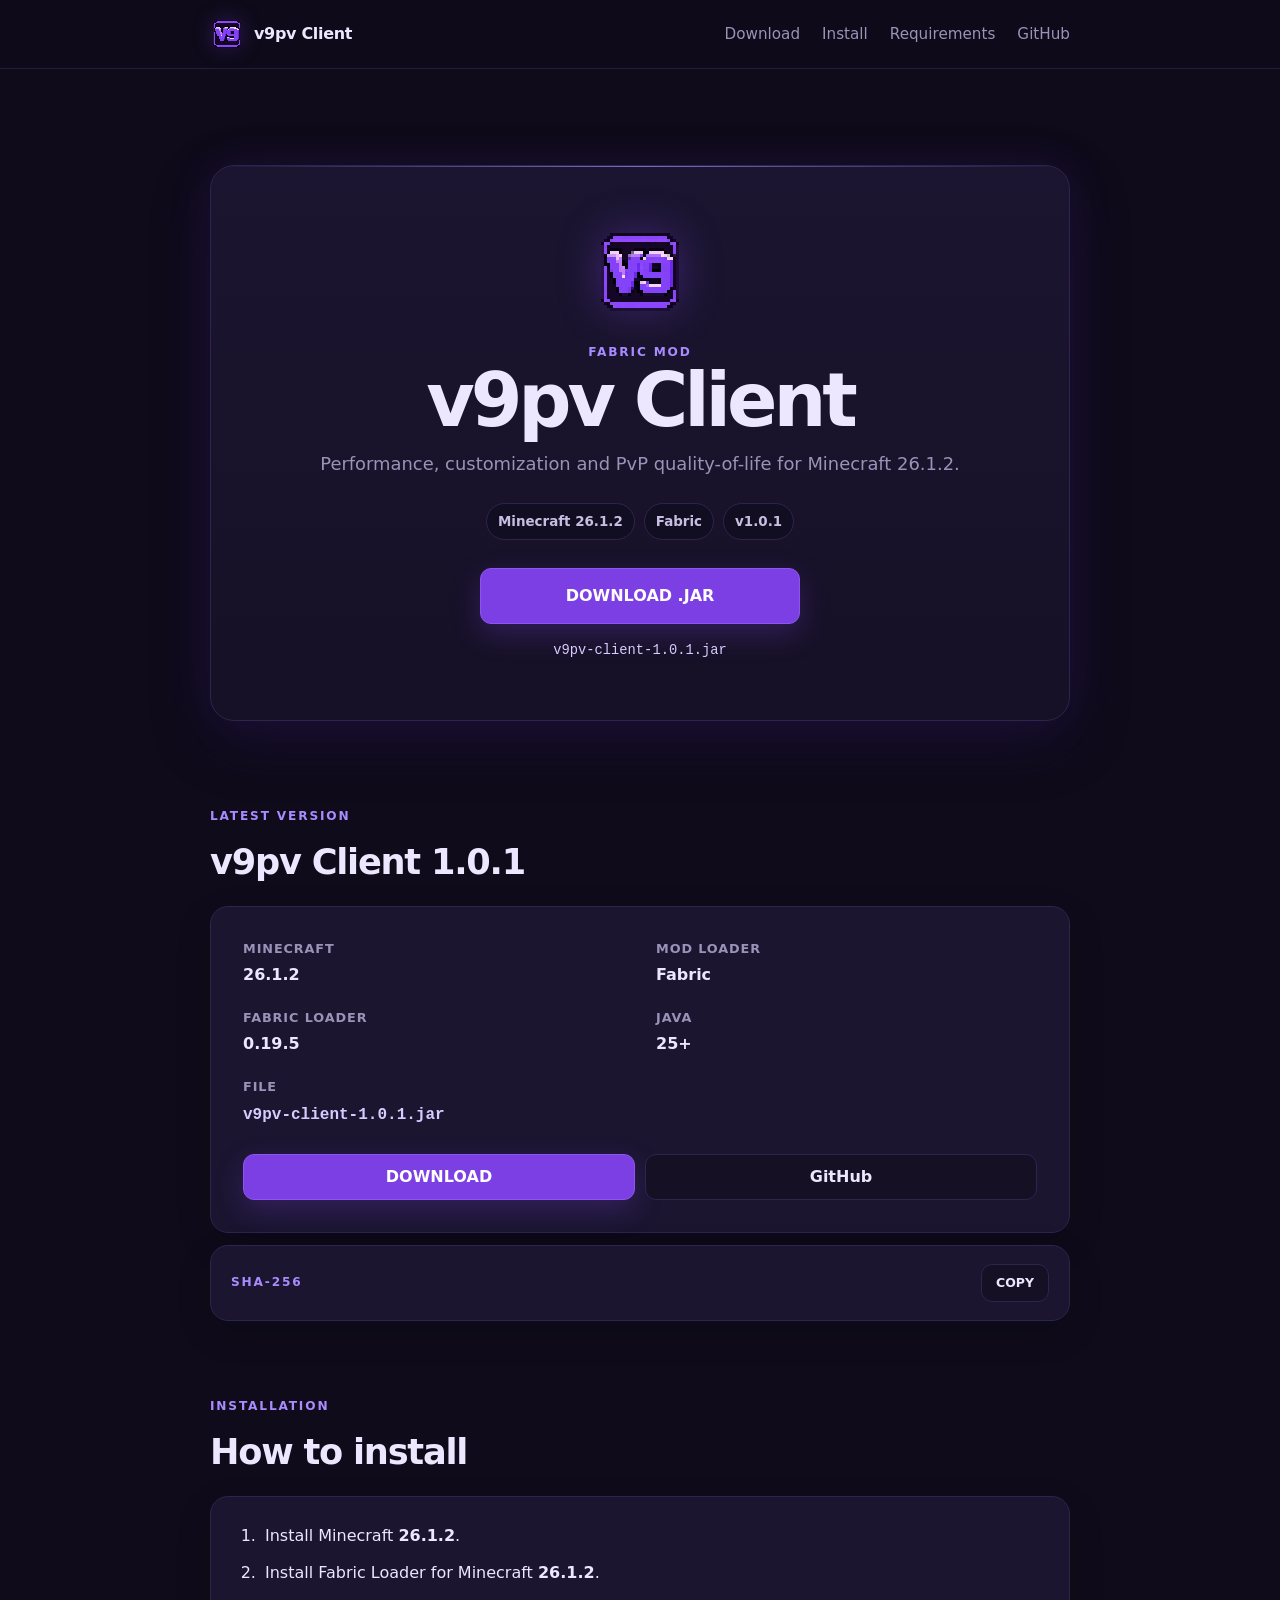
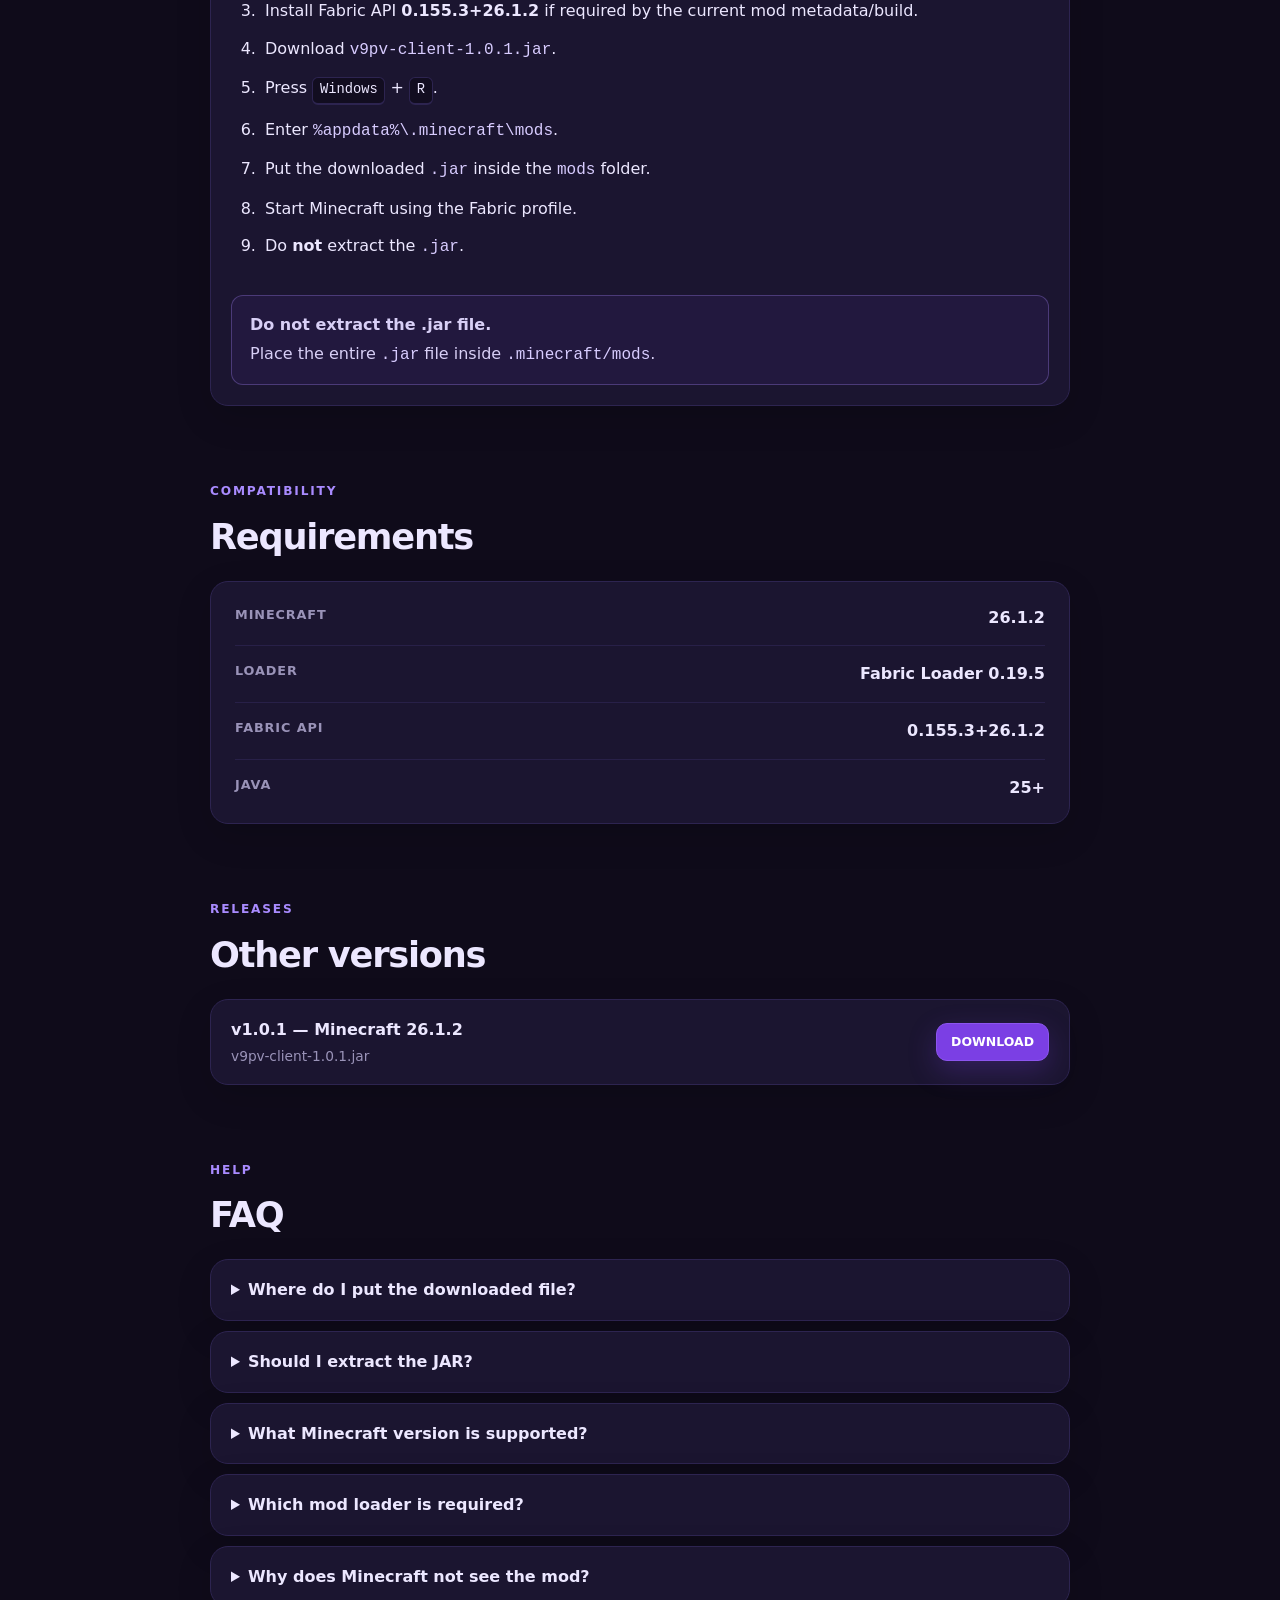
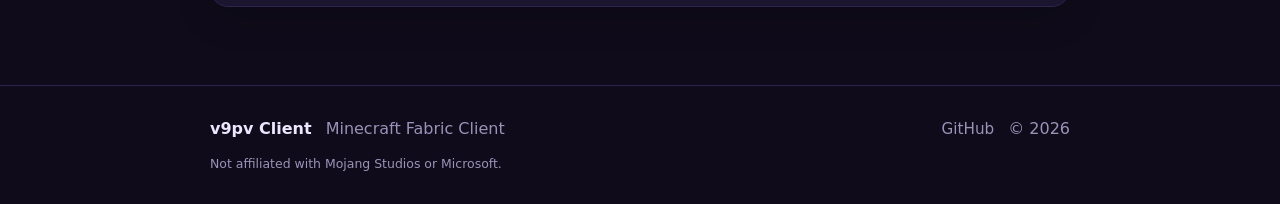
<file: index.html>
<!doctype html>
<html lang="en">
<head>
    <meta charset="utf-8">
    <meta name="viewport" content="width=device-width, initial-scale=1">
    <meta name="theme-color" content="#0F0B1A">
    <link rel="icon" type="image/png" href="[data-uri]">
    <meta name="description" content="Download v9pv Client, a Fabric mod for Minecraft.">
    <title>v9pv Client — Download</title>
    <link rel="stylesheet" href="style.css">
</head>
<body>
    <header class="site-header">
        <nav class="nav container" aria-label="Main navigation">
            <a class="brand" href="#top"><img class="brand-logo" src="[data-uri]" alt="" aria-hidden="true"><span data-config="name">v9pv Client</span></a>
            <div class="nav-links">
                <a href="#download">Download</a>
                <a href="#install">Install</a>
                <a href="#requirements">Requirements</a>
                <a href="#" data-github-link>GitHub</a>
            </div>
        </nav>
    </header>

    <main id="top">
        <section class="hero container" aria-labelledby="hero-title">
            <div class="hero-card">
                <img class="hero-logo" src="[data-uri]" alt="v9pv Client logo">
                <span class="eyebrow">FABRIC MOD</span>
                <h1 id="hero-title" data-config="name">v9pv Client</h1>
                <p class="hero-subtitle">
                    Performance, customization and PvP quality-of-life for Minecraft
                    <span data-config="minecraftVersion"></span>.
                </p>

                <div class="badges" aria-label="Compatibility">
                    <span class="badge">Minecraft <span data-config="minecraftVersion"></span></span>
                    <span class="badge">Fabric</span>
                    <span class="badge">v<span data-config="version"></span></span>
                </div>

                <button class="button button-primary button-large" type="button" data-download-button>
                    DOWNLOAD .JAR
                </button>

                <p class="file-line">
                    <code data-config="fileName"></code>
                    <span class="file-size" data-file-size hidden>• <span data-config="fileSize"></span></span>
                </p>
            </div>
        </section>

        <section id="download" class="section container" aria-labelledby="download-title">
            <div class="section-heading">
                <span class="eyebrow">LATEST VERSION</span>
                <h2 id="download-title"><span data-config="name"></span> <span data-config="version"></span></h2>
            </div>

            <article class="card download-card">
                <dl class="details-grid">
                    <div><dt>Minecraft</dt><dd data-config="minecraftVersion"></dd></div>
                    <div><dt>Mod loader</dt><dd>Fabric</dd></div>
                    <div><dt>Fabric Loader</dt><dd data-config="fabricLoaderVersion"></dd></div>
                    <div><dt>Java</dt><dd data-config="javaVersion"></dd></div>
                    <div class="wide"><dt>File</dt><dd><code data-config="fileName"></code></dd></div>
                    <div class="wide" data-release-date-row hidden><dt>Release date</dt><dd data-config="releaseDate"></dd></div>
                </dl>

                <div class="button-row">
                    <button class="button button-primary" type="button" data-download-button>DOWNLOAD</button>
                    <a class="button button-secondary" href="#" data-github-link>GitHub</a>
                </div>
            </article>

            <article class="card checksum-card" data-checksum-section hidden>
                <div>
                    <span class="card-label">SHA-256</span>
                    <code class="checksum" data-config="sha256"></code>
                </div>
                <button class="button button-small button-secondary" type="button" data-copy-checksum>COPY</button>
            </article>
        </section>

        <section id="install" class="section container" aria-labelledby="install-title">
            <div class="section-heading">
                <span class="eyebrow">INSTALLATION</span>
                <h2 id="install-title">How to install</h2>
            </div>

            <article class="card">
                <ol class="steps">
                    <li>Install Minecraft <strong data-config="minecraftVersion"></strong>.</li>
                    <li>Install Fabric Loader for Minecraft <strong data-config="minecraftVersion"></strong>.</li>
                    <li>Install Fabric API <strong data-config="fabricApiVersion"></strong> if required by the current mod metadata/build.</li>
                    <li>Download <code data-config="fileName"></code>.</li>
                    <li>Press <kbd>Windows</kbd> + <kbd>R</kbd>.</li>
                    <li>Enter <code>%appdata%\.minecraft\mods</code>.</li>
                    <li>Put the downloaded <code>.jar</code> inside the <code>mods</code> folder.</li>
                    <li>Start Minecraft using the Fabric profile.</li>
                    <li>Do <strong>not</strong> extract the <code>.jar</code>.</li>
                </ol>

                <aside class="info-box" aria-label="Installation warning">
                    <strong>Do not extract the .jar file.</strong>
                    <span>Place the entire <code>.jar</code> file inside <code>.minecraft/mods</code>.</span>
                </aside>
            </article>
        </section>

        <section id="requirements" class="section container" aria-labelledby="requirements-title">
            <div class="section-heading">
                <span class="eyebrow">COMPATIBILITY</span>
                <h2 id="requirements-title">Requirements</h2>
            </div>

            <article class="card">
                <dl class="requirements-list">
                    <div><dt>Minecraft</dt><dd data-config="minecraftVersion"></dd></div>
                    <div><dt>Loader</dt><dd>Fabric Loader <span data-config="fabricLoaderVersion"></span></dd></div>
                    <div><dt>Fabric API</dt><dd data-config="fabricApiVersion"></dd></div>
                    <div><dt>Java</dt><dd data-config="javaVersion"></dd></div>
                </dl>
            </article>
        </section>

        <section class="section container" aria-labelledby="versions-title">
            <div class="section-heading">
                <span class="eyebrow">RELEASES</span>
                <h2 id="versions-title">Other versions</h2>
            </div>
            <div class="releases" data-releases-list></div>
        </section>

        <section class="section container" aria-labelledby="faq-title">
            <div class="section-heading">
                <span class="eyebrow">HELP</span>
                <h2 id="faq-title">FAQ</h2>
            </div>

            <div class="faq-list">
                <details class="card">
                    <summary>Where do I put the downloaded file?</summary>
                    <p>Put the <code>.jar</code> file in your Minecraft <code>mods</code> folder.</p>
                </details>
                <details class="card">
                    <summary>Should I extract the JAR?</summary>
                    <p>No. Put the complete <code>.jar</code> file in the <code>mods</code> folder.</p>
                </details>
                <details class="card">
                    <summary>What Minecraft version is supported?</summary>
                    <p>Minecraft <span data-config="minecraftVersion"></span>.</p>
                </details>
                <details class="card">
                    <summary>Which mod loader is required?</summary>
                    <p>Fabric.</p>
                </details>
                <details class="card">
                    <summary>Why does Minecraft not see the mod?</summary>
                    <p>
                        Check that Minecraft, Fabric Loader and required dependencies match the versions listed on this page,
                        and that the <code>.jar</code> is inside the correct <code>mods</code> folder.
                    </p>
                </details>
            </div>
        </section>
    </main>

    <footer class="footer">
        <div class="container footer-inner">
            <div>
                <strong data-config="name">v9pv Client</strong>
                <span>Minecraft Fabric Client</span>
            </div>
            <div class="footer-links">
                <a href="#" data-github-link>GitHub</a>
                <span>© <span data-current-year></span></span>
            </div>
        </div>
        <p class="container disclaimer">Not affiliated with Mojang Studios or Microsoft.</p>
    </footer>

    <div class="modal-backdrop" data-download-modal hidden>
        <div class="modal" role="dialog" aria-modal="true" aria-labelledby="modal-title" aria-describedby="modal-description">
            <button class="modal-close" type="button" aria-label="Close" data-modal-close>×</button>
            <span class="eyebrow">DOWNLOAD</span>
            <h2 id="modal-title">Download unavailable</h2>
            <p id="modal-description">The .jar file has not been uploaded yet.</p>
            <div class="button-row">
                <a class="button button-secondary" href="#" data-github-link>GitHub</a>
                <button class="button button-primary" type="button" data-modal-close>Close</button>
            </div>
        </div>
    </div>

    <script src="config.js"></script>
    <script src="script.js"></script>
</body>
</html>
</file>
<file: style.css>
:root {
    color-scheme: dark;
    --bg: #0F0B1A;
    --card: #1B1530;
    --card-soft: #171126;
    --border: #2D2450;
    --purple: #7B3FE4;
    --purple-light: #A98BFF;
    --text: #ECE7FF;
    --muted: #9A93B8;
    --shadow: 0 20px 60px rgba(40, 20, 85, 0.28);
    --radius: 18px;
    --max: 860px;
}

* {
    box-sizing: border-box;
}

html {
    scroll-behavior: smooth;
    scroll-padding-top: 88px;
}

body {
    margin: 0;
    min-width: 0;
    overflow-x: hidden;
    background: var(--bg);
    color: var(--text);
    font-family: Inter, ui-sans-serif, system-ui, -apple-system, BlinkMacSystemFont, "Segoe UI", sans-serif;
    line-height: 1.6;
}

button,
a {
    -webkit-tap-highlight-color: transparent;
}

a {
    color: inherit;
}

code,
kbd {
    font-family: "SFMono-Regular", Consolas, "Liberation Mono", monospace;
}

code {
    color: #d8ccff;
    overflow-wrap: anywhere;
}

kbd {
    display: inline-block;
    padding: 0.08rem 0.42rem;
    border: 1px solid var(--border);
    border-bottom-width: 2px;
    border-radius: 6px;
    background: #120d20;
    color: var(--text);
    font-size: 0.86em;
}

.container {
    width: min(calc(100% - 32px), var(--max));
    margin-inline: auto;
}

.site-header {
    position: sticky;
    top: 0;
    z-index: 20;
    border-bottom: 1px solid rgba(45, 36, 80, 0.72);
    background: rgba(15, 11, 26, 0.9);
    backdrop-filter: blur(14px);
}

.nav {
    min-height: 68px;
    display: flex;
    align-items: center;
    justify-content: space-between;
    gap: 24px;
}

.brand {
    font-weight: 800;
    letter-spacing: -0.02em;
    text-decoration: none;
    white-space: nowrap;
}

.nav-links {
    display: flex;
    align-items: center;
    gap: 22px;
}

.nav-links a,
.footer a {
    color: var(--muted);
    text-decoration: none;
    font-size: 0.95rem;
    transition: color 160ms ease;
}

.nav-links a:hover,
.footer a:hover {
    color: var(--text);
}

.hero {
    padding-top: clamp(54px, 9vw, 96px);
    padding-bottom: 48px;
}

.hero-card {
    position: relative;
    overflow: hidden;
    padding: clamp(32px, 7vw, 58px);
    text-align: center;
    border: 1px solid var(--border);
    border-radius: 24px;
    background: linear-gradient(180deg, rgba(27, 21, 48, 0.98), rgba(23, 17, 38, 0.98));
    box-shadow: var(--shadow), 0 0 46px rgba(123, 63, 228, 0.1);
}

.hero-card::before {
    content: "";
    position: absolute;
    inset: 0 0 auto 0;
    height: 1px;
    background: linear-gradient(90deg, transparent, rgba(169, 139, 255, 0.7), transparent);
}

.eyebrow,
.card-label {
    display: inline-block;
    color: var(--purple-light);
    font-size: 0.76rem;
    font-weight: 800;
    letter-spacing: 0.15em;
    text-transform: uppercase;
}

h1,
h2,
p {
    margin-top: 0;
}

h1 {
    margin-bottom: 12px;
    font-size: clamp(2.45rem, 8vw, 4.65rem);
    line-height: 1;
    letter-spacing: -0.055em;
}

h2 {
    margin-bottom: 0;
    font-size: clamp(1.6rem, 4vw, 2.2rem);
    letter-spacing: -0.035em;
}

.hero-subtitle {
    max-width: 650px;
    margin: 0 auto;
    color: var(--muted);
    font-size: clamp(1rem, 2.2vw, 1.12rem);
}

.badges {
    display: flex;
    flex-wrap: wrap;
    justify-content: center;
    gap: 9px;
    margin: 24px 0 28px;
}

.badge {
    padding: 7px 11px;
    border: 1px solid var(--border);
    border-radius: 999px;
    background: rgba(15, 11, 26, 0.52);
    color: #c7bee2;
    font-size: 0.84rem;
    font-weight: 700;
}

.button {
    appearance: none;
    min-height: 46px;
    display: inline-flex;
    align-items: center;
    justify-content: center;
    gap: 8px;
    padding: 0 20px;
    border: 1px solid transparent;
    border-radius: 11px;
    font: inherit;
    font-weight: 800;
    text-decoration: none;
    cursor: pointer;
    transition: transform 150ms ease, border-color 150ms ease, background 150ms ease, box-shadow 150ms ease;
}

.button:hover {
    transform: translateY(-1px);
}

.button:focus-visible,
.modal-close:focus-visible,
summary:focus-visible,
a:focus-visible {
    outline: 3px solid rgba(169, 139, 255, 0.42);
    outline-offset: 3px;
}

.button-primary {
    border-color: #8c55ef;
    background: var(--purple);
    color: white;
    box-shadow: 0 10px 28px rgba(123, 63, 228, 0.25);
}

.button-primary:hover {
    background: #8a4ff0;
    box-shadow: 0 12px 34px rgba(123, 63, 228, 0.32);
}

.button-secondary {
    border-color: var(--border);
    background: #151024;
    color: var(--text);
}

.button-secondary:hover {
    border-color: #514174;
    background: #1b1430;
}

.button-large {
    min-width: min(100%, 320px);
    min-height: 56px;
    padding-inline: 32px;
    font-size: 1rem;
}

.button-small {
    min-height: 38px;
    padding-inline: 14px;
    font-size: 0.78rem;
}

.file-line {
    margin: 14px 0 0;
    color: var(--muted);
    font-size: 0.86rem;
}

.section {
    padding-block: 38px;
}

.section-heading {
    display: flex;
    flex-direction: column;
    gap: 7px;
    margin-bottom: 16px;
}

.card {
    border: 1px solid var(--border);
    border-radius: var(--radius);
    background: var(--card);
    box-shadow: 0 12px 36px rgba(0, 0, 0, 0.14);
}

.download-card {
    padding: clamp(22px, 5vw, 32px);
}

.details-grid {
    display: grid;
    grid-template-columns: repeat(2, minmax(0, 1fr));
    gap: 20px 32px;
    margin: 0;
}

.details-grid > div,
.requirements-list > div {
    min-width: 0;
}

.details-grid .wide {
    grid-column: 1 / -1;
}

dt {
    margin-bottom: 3px;
    color: var(--muted);
    font-size: 0.8rem;
    font-weight: 700;
    text-transform: uppercase;
    letter-spacing: 0.07em;
}

dd {
    margin: 0;
    font-weight: 750;
    overflow-wrap: anywhere;
}

.button-row {
    display: flex;
    flex-wrap: wrap;
    gap: 10px;
    margin-top: 26px;
}

.download-card .button-row .button {
    flex: 1 1 180px;
}

.checksum-card {
    margin-top: 12px;
    padding: 18px 20px;
    display: flex;
    align-items: center;
    justify-content: space-between;
    gap: 16px;
}

.checksum {
    display: block;
    margin-top: 5px;
    color: var(--text);
    font-size: 0.78rem;
    word-break: break-all;
}

.steps {
    margin: 0;
    padding: 26px 30px 12px 50px;
}

.steps li {
    margin-bottom: 12px;
    padding-left: 4px;
}

.info-box {
    margin: 10px 20px 20px;
    padding: 16px 18px;
    display: flex;
    flex-direction: column;
    gap: 3px;
    border: 1px solid rgba(169, 139, 255, 0.3);
    border-radius: 12px;
    background: rgba(123, 63, 228, 0.08);
    color: #d8cff6;
}

.requirements-list {
    margin: 0;
    padding: 8px 24px;
}

.requirements-list > div {
    display: flex;
    justify-content: space-between;
    gap: 20px;
    padding: 15px 0;
    border-bottom: 1px solid rgba(45, 36, 80, 0.75);
}

.requirements-list > div:last-child {
    border-bottom: 0;
}

.requirements-list dt {
    margin: 0;
}

.releases {
    display: grid;
    gap: 10px;
}

.release-row {
    padding: 17px 20px;
    display: flex;
    align-items: center;
    justify-content: space-between;
    gap: 18px;
}

.release-meta {
    min-width: 0;
}

.release-meta strong,
.release-meta span {
    display: block;
}

.release-meta span {
    margin-top: 2px;
    color: var(--muted);
    font-size: 0.86rem;
}

.release-actions {
    display: flex;
    align-items: center;
    gap: 8px;
    flex-shrink: 0;
}

.faq-list {
    display: grid;
    gap: 10px;
}

.faq-list details {
    padding: 0 20px;
}

.faq-list summary {
    cursor: pointer;
    padding: 17px 0;
    font-weight: 750;
}

.faq-list details[open] summary {
    border-bottom: 1px solid rgba(45, 36, 80, 0.72);
}

.faq-list p {
    margin: 0;
    padding: 16px 0 18px;
    color: var(--muted);
}

.footer {
    margin-top: 40px;
    padding: 30px 0;
    border-top: 1px solid var(--border);
    color: var(--muted);
}

.footer-inner {
    display: flex;
    align-items: center;
    justify-content: space-between;
    gap: 24px;
}

.footer-inner > div:first-child,
.footer-links {
    display: flex;
    align-items: center;
    gap: 14px;
}

.footer strong {
    color: var(--text);
}

.disclaimer {
    margin-top: 12px;
    margin-bottom: 0;
    font-size: 0.78rem;
}

.modal-backdrop {
    position: fixed;
    inset: 0;
    z-index: 100;
    padding: 20px;
    display: grid;
    place-items: center;
    background: rgba(7, 4, 13, 0.76);
    backdrop-filter: blur(8px);
}

.modal-backdrop[hidden] {
    display: none;
}

.modal {
    position: relative;
    width: min(100%, 470px);
    padding: 30px;
    border: 1px solid var(--border);
    border-radius: 20px;
    background: var(--card);
    box-shadow: var(--shadow);
}

.modal h2 {
    margin-top: 5px;
}

.modal p {
    color: var(--muted);
}

.modal-close {
    position: absolute;
    top: 13px;
    right: 13px;
    width: 38px;
    height: 38px;
    border: 0;
    border-radius: 9px;
    background: transparent;
    color: var(--muted);
    font-size: 1.5rem;
    cursor: pointer;
}

.modal-close:hover {
    background: rgba(255, 255, 255, 0.05);
    color: var(--text);
}

body.modal-open {
    overflow: hidden;
}

@media (max-width: 680px) {
    .container {
        width: min(calc(100% - 24px), var(--max));
    }

    .nav {
        min-height: 62px;
    }

    .nav-links {
        gap: 12px;
    }

    .nav-links a:not([data-github-link]) {
        display: none;
    }

    .hero {
        padding-top: 40px;
        padding-bottom: 28px;
    }

    .hero-card {
        padding: 34px 20px;
        border-radius: 20px;
    }

    .button-large {
        width: 100%;
    }

    .details-grid {
        grid-template-columns: 1fr;
        gap: 16px;
    }

    .details-grid .wide {
        grid-column: auto;
    }

    .checksum-card,
    .release-row,
    .footer-inner,
    .footer-inner > div:first-child {
        align-items: flex-start;
        flex-direction: column;
    }

    .checksum-card .button,
    .release-actions,
    .release-actions .button {
        width: 100%;
    }

    .release-actions {
        flex-direction: row;
    }

    .steps {
        padding: 22px 20px 10px 42px;
    }

    .requirements-list {
        padding-inline: 20px;
    }

    .requirements-list > div {
        flex-direction: column;
        gap: 4px;
    }

    .footer-links {
        width: 100%;
        justify-content: space-between;
    }
}

@media (prefers-reduced-motion: reduce) {
    html {
        scroll-behavior: auto;
    }

    *,
    *::before,
    *::after {
        transition-duration: 0.01ms !important;
        animation-duration: 0.01ms !important;
        animation-iteration-count: 1 !important;
    }
}


.brand {
    display: inline-flex;
    align-items: center;
    gap: 10px;
}

.brand-logo {
    width: 34px;
    height: 34px;
    flex: 0 0 34px;
    border-radius: 8px;
    image-rendering: pixelated;
    filter: drop-shadow(0 0 10px rgba(123, 63, 228, 0.28));
}

.hero-logo {
    width: 96px;
    height: 96px;
    display: block;
    margin: 0 auto 18px;
    border-radius: 18px;
    image-rendering: pixelated;
    filter: drop-shadow(0 0 20px rgba(123, 63, 228, 0.35));
}

@media (max-width: 680px) {
    .brand-logo {
        width: 30px;
        height: 30px;
        flex-basis: 30px;
    }

    .hero-logo {
        width: 82px;
        height: 82px;
        border-radius: 15px;
    }
}
</file>
